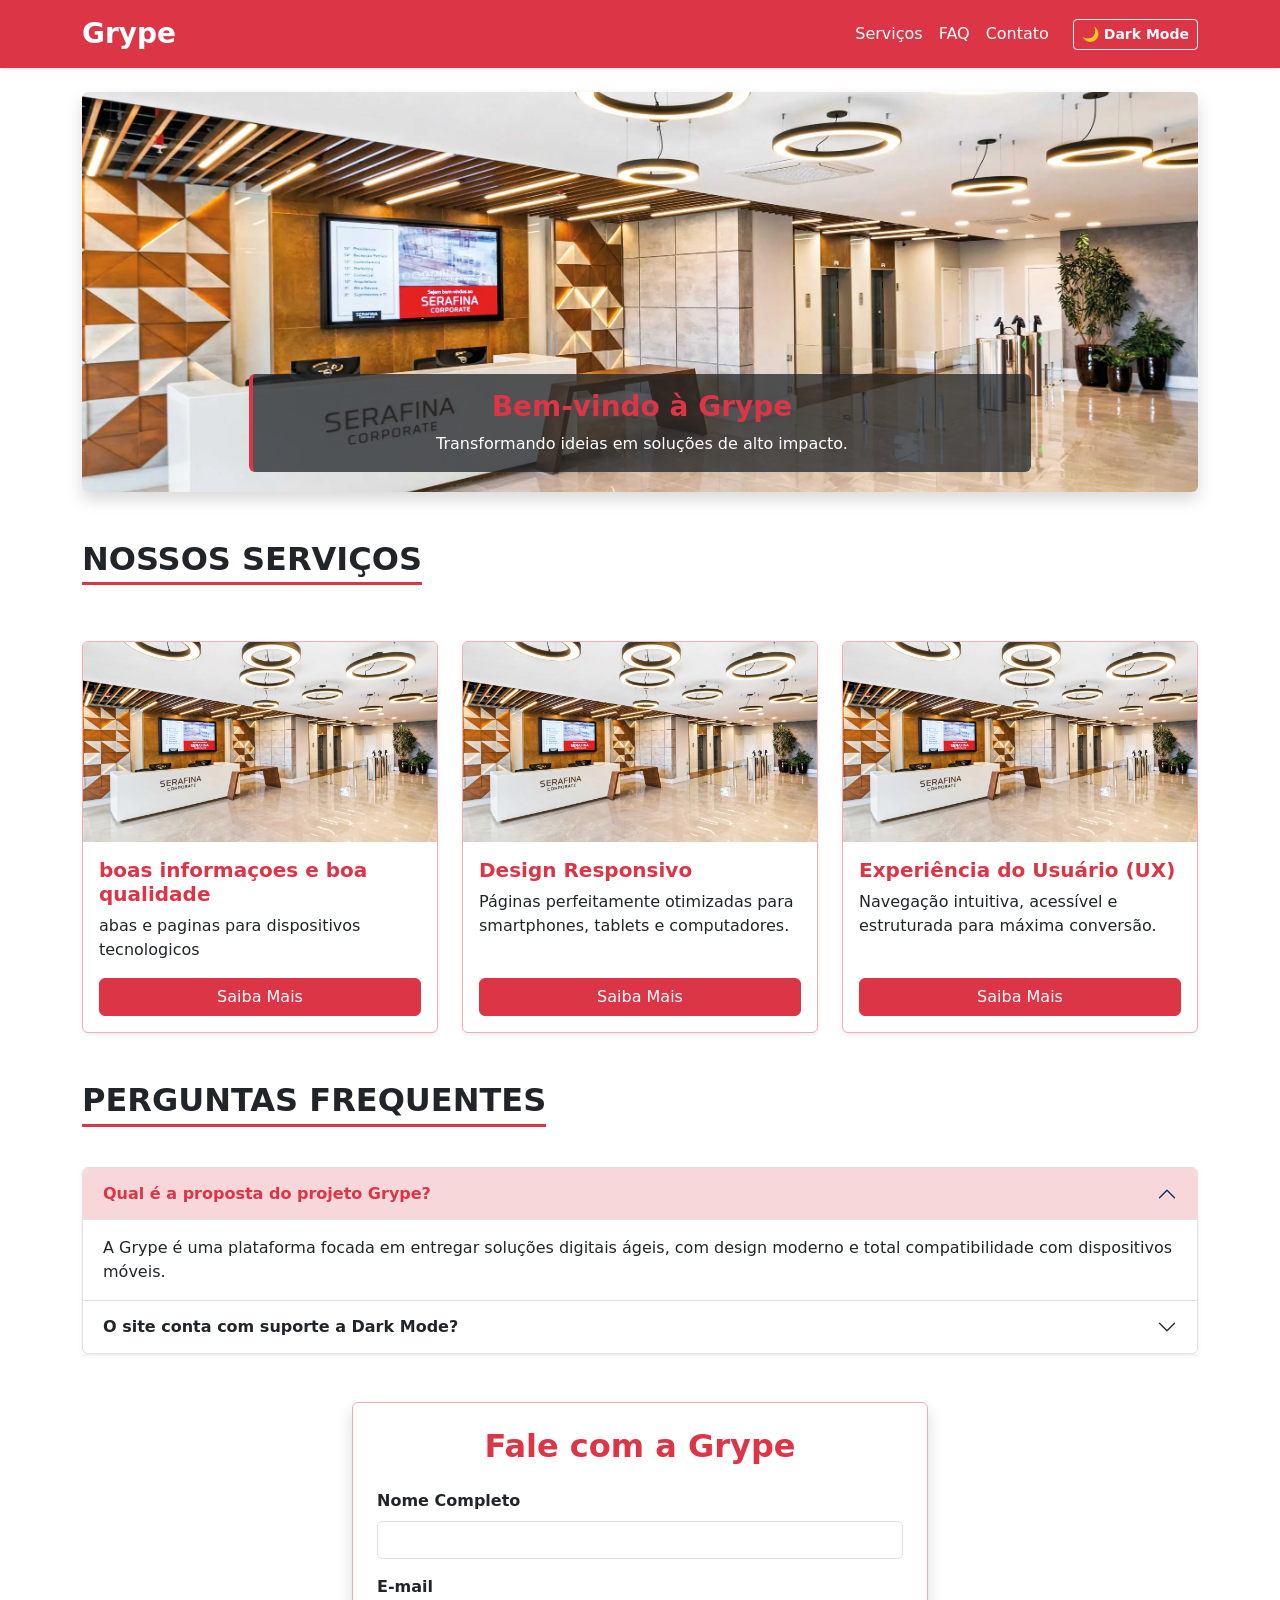
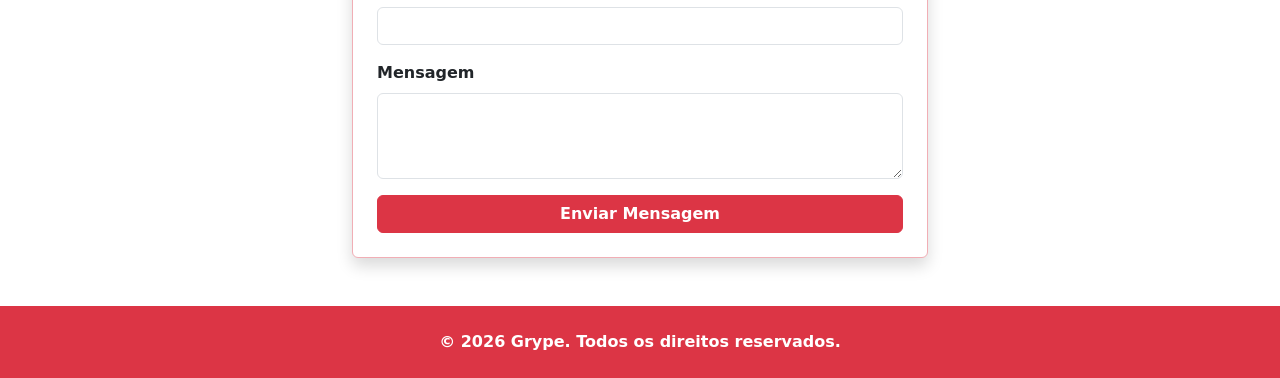
<file: index.html>
<!DOCTYPE html>
<html lang="pt-br" data-bs-theme="light">
<head>
  <meta charset="UTF-8">
  <meta name="viewport" content="width=device-width, initial-scale=1.0">
  <title>Grype | Inovação & Soluções</title>
  <!-- Bootstrap CSS 5.3 -->
  <link href="https://cdn.jsdelivr.net/npm/bootstrap@5.3.0/dist/css/bootstrap.min.css" rel="stylesheet">
  <link rel="stylesheet" href="style.css">
</head>
<body>

  <!-- NAVBAR COM TOM DE VERMELHO -->
  <nav class="navbar navbar-expand-lg bg-danger navbar-dark sticky-top shadow-sm">
    <div class="container">
      <a class="navbar-brand fw-bold fs-3" href="#">Grype</a>
      <button class="navbar-toggler" type="button" data-bs-toggle="collapse" data-bs-target="#navbarNav">
        <span class="navbar-toggler-icon"></span>
      </button>
      <div class="collapse navbar-collapse justify-content-end" id="navbarNav">
        <ul class="navbar-nav me-3">
          <li class="nav-item"><a class="nav-link active" href="#servicos">Serviços</a></li>
          <li class="nav-item"><a class="nav-link active" href="#faq">FAQ</a></li>
          <li class="nav-item"><a class="nav-link active" href="#contato">Contato</a></li>
        </ul>
        <button class="btn btn-outline-light btn-sm fw-semibold" id="btnDarkMode">🌙 Dark Mode</button>
      </div>
    </div>
  </nav>

  <!-- HERO CAROUSEL -->
  <section id="hero" class="container my-4">
    <div id="carouselHero" class="carousel slide rounded overflow-hidden shadow" data-bs-ride="carousel">
      <div class="carousel-inner">
        <div class="carousel-item active">
          <img src="imagens/foto 01.webp" class="d-block w-100 img-carousel" alt="Grype Banner 1">
          <div class="carousel-caption d-none d-md-block bg-dark bg-opacity-75 rounded p-3 border-start border-danger border-4">
            <h3 class="fw-bold text-danger">Bem-vindo à Grype</h3>
            <p class="mb-0">Transformando ideias em soluções de alto impacto.</p>
          </div>
        </div>
      </div>
    </div>
  </section>

  <!-- GRID SYSTEM (CARDS DE SERVIÇOS) -->
  <section id="servicos" class="container my-5">
    <h2 class="text-center mb-4 fw-bold text-uppercase border-bottom border-danger border-3 d-inline-block pb-1">Nossos Serviços</h2>
    <div class="row g-4 mt-2">
      <div class="col-12 col-md-4">
        <div class="card h-100 shadow-sm border-danger-subtle">
          <img src="imagens/foto 01.webp" class="card-img-top img-card" alt="Serviço 1">
          <div class="card-body d-flex flex-column">
            <h5 class="card-title fw-bold text-danger">boas informaçoes e boa qualidade</h5>
            <p class="card-text">abas e paginas para dispositivos tecnologicos</p>
            <a href="#contato" class="btn btn-danger mt-auto">Saiba Mais</a>
          </div>
        </div>
      </div>
      <div class="col-12 col-md-4">
        <div class="card h-100 shadow-sm border-danger-subtle">
          <img src="imagens/foto 01.webp" class="card-img-top img-card" alt="Serviço 2">
          <div class="card-body d-flex flex-column">
            <h5 class="card-title fw-bold text-danger">Design Responsivo</h5>
            <p class="card-text">Páginas perfeitamente otimizadas para smartphones, tablets e computadores.</p>
            <a href="#contato" class="btn btn-danger mt-auto">Saiba Mais</a>
          </div>
        </div>
      </div>
      <div class="col-12 col-md-4">
        <div class="card h-100 shadow-sm border-danger-subtle">
          <img src="imagens/foto 01.webp" class="card-img-top img-card" alt="Serviço 3">
          <div class="card-body d-flex flex-column">
            <h5 class="card-title fw-bold text-danger">Experiência do Usuário (UX)</h5>
            <p class="card-text">Navegação intuitiva, acessível e estruturada para máxima conversão.</p>
            <a href="#contato" class="btn btn-danger mt-auto">Saiba Mais</a>
          </div>
        </div>
      </div>
    </div>
  </section>

  <!-- ACCORDION (FAQ) -->
  <section id="faq" class="container my-5">
    <h2 class="text-center mb-4 fw-bold text-uppercase border-bottom border-danger border-3 d-inline-block pb-1">Perguntas Frequentes</h2>
    <div class="accordion shadow-sm mt-3" id="accordionFAQ">
      <div class="accordion-item">
        <h2 class="accordion-header">
          <button class="accordion-button fw-semibold" type="button" data-bs-toggle="collapse" data-bs-target="#faq1">
            Qual é a proposta do projeto Grype?
          </button>
        </h2>
        <div id="faq1" class="accordion-collapse collapse show" data-bs-parent="#accordionFAQ">
          <div class="accordion-body">
            A Grype é uma plataforma focada em entregar soluções digitais ágeis, com design moderno e total compatibilidade com dispositivos móveis.
          </div>
        </div>
      </div>
      <div class="accordion-item">
        <h2 class="accordion-header">
          <button class="accordion-button collapsed fw-semibold" type="button" data-bs-toggle="collapse" data-bs-target="#faq2">
            O site conta com suporte a Dark Mode?
          </button>
        </h2>
        <div id="faq2" class="accordion-collapse collapse" data-bs-parent="#accordionFAQ">
          <div class="accordion-body">
            Sim! No menu superior há um botão para alternar instantaneamente entre o tema claro e o tema escuro.
          </div>
        </div>
      </div>
    </div>
  </section>

  <!-- FORM CONTROL (CONTATO) -->
  <section id="contato" class="container my-5 max-width-form">
    <div class="card p-4 shadow border-danger-subtle">
      <h2 class="text-center mb-4 fw-bold text-danger">Fale com a Grype</h2>
      <form id="formContato" class="needs-validation" novalidate>
        <div class="mb-3">
          <label for="nome" class="form-label fw-semibold">Nome Completo</label>
          <input type="text" class="form-control" id="nome" required>
        </div>
        <div class="mb-3">
          <label for="email" class="form-label fw-semibold">E-mail</label>
          <input type="email" class="form-control" id="email" required>
        </div>
        <div class="mb-3">
          <label for="mensagem" class="form-label fw-semibold">Mensagem</label>
          <textarea class="form-control" id="mensagem" rows="3" required></textarea>
        </div>
        <button type="submit" class="btn btn-danger w-100 fw-bold">Enviar Mensagem</button>
      </form>
    </div>
  </section>

  <!-- RODAPÉ -->
  <footer class="text-center py-4 bg-danger text-white mt-5">
    <p class="mb-0 fw-semibold">&copy; 2026 Grype. Todos os direitos reservados.</p>
  </footer>

  <!-- JS Bootstrap + Custom JS -->
  <script src="https://cdn.jsdelivr.net/npm/bootstrap@5.3.0/dist/js/bootstrap.bundle.min.js"></script>
  <script src="script.js"></script>
</body>
</html>
</file>
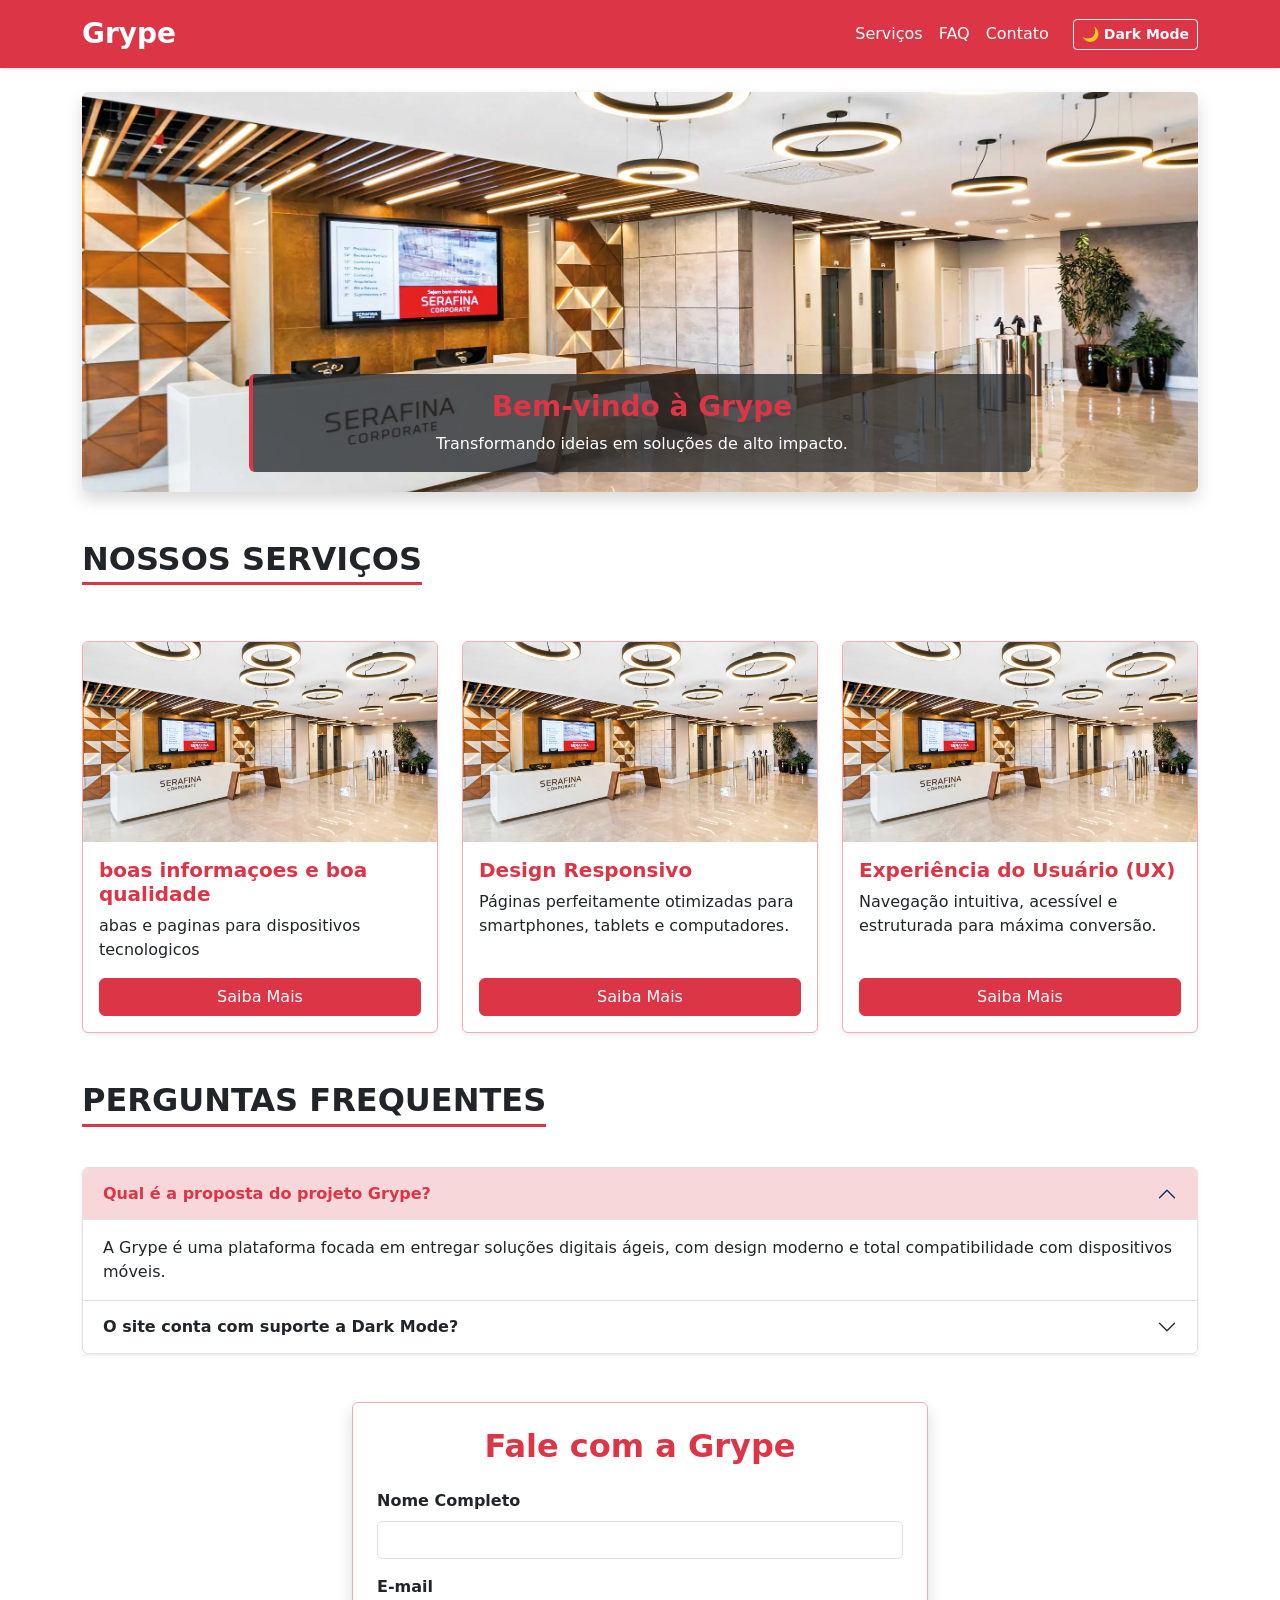
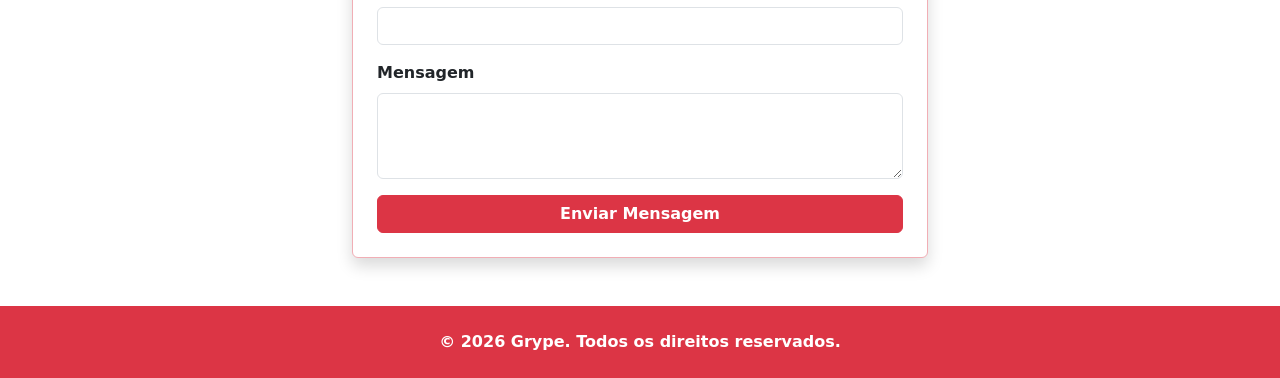
<file: helder.html>
<!DOCTYPE html>
<html lang="pt-br" data-bs-theme="light">
<head>
  <meta charset="UTF-8">
  <meta name="viewport" content="width=device-width, initial-scale=1.0">
  <title>Grype | Inovação & Soluções</title>
  <!-- Bootstrap CSS 5.3 -->
  <link href="https://cdn.jsdelivr.net/npm/bootstrap@5.3.0/dist/css/bootstrap.min.css" rel="stylesheet">
  <link rel="stylesheet" href="style.css">
</head>
<body>

  <!-- NAVBAR COM TOM DE VERMELHO -->
  <nav class="navbar navbar-expand-lg bg-danger navbar-dark sticky-top shadow-sm">
    <div class="container">
      <a class="navbar-brand fw-bold fs-3" href="#">Grype</a>
      <button class="navbar-toggler" type="button" data-bs-toggle="collapse" data-bs-target="#navbarNav">
        <span class="navbar-toggler-icon"></span>
      </button>
      <div class="collapse navbar-collapse justify-content-end" id="navbarNav">
        <ul class="navbar-nav me-3">
          <li class="nav-item"><a class="nav-link active" href="#servicos">Serviços</a></li>
          <li class="nav-item"><a class="nav-link active" href="#faq">FAQ</a></li>
          <li class="nav-item"><a class="nav-link active" href="#contato">Contato</a></li>
        </ul>
        <button class="btn btn-outline-light btn-sm fw-semibold" id="btnDarkMode">🌙 Dark Mode</button>
      </div>
    </div>
  </nav>

  <!-- HERO CAROUSEL -->
  <section id="hero" class="container my-4">
    <div id="carouselHero" class="carousel slide rounded overflow-hidden shadow" data-bs-ride="carousel">
      <div class="carousel-inner">
        <div class="carousel-item active">
          <img src="imagens/foto 01.webp" class="d-block w-100 img-carousel" alt="Grype Banner 1">
          <div class="carousel-caption d-none d-md-block bg-dark bg-opacity-75 rounded p-3 border-start border-danger border-4">
            <h3 class="fw-bold text-danger">Bem-vindo à Grype</h3>
            <p class="mb-0">Transformando ideias em soluções de alto impacto.</p>
          </div>
        </div>
      </div>
    </div>
  </section>

  <!-- GRID SYSTEM (CARDS DE SERVIÇOS) -->
  <section id="servicos" class="container my-5">
    <h2 class="text-center mb-4 fw-bold text-uppercase border-bottom border-danger border-3 d-inline-block pb-1">Nossos Serviços</h2>
    <div class="row g-4 mt-2">
      <div class="col-12 col-md-4">
        <div class="card h-100 shadow-sm border-danger-subtle">
          <img src="imagens/foto 01.webp" class="card-img-top img-card" alt="Serviço 1">
          <div class="card-body d-flex flex-column">
            <h5 class="card-title fw-bold text-danger">boas informaçoes e boa qualidade</h5>
            <p class="card-text">abas e paginas para dispositivos tecnologicos</p>
            <a href="#contato" class="btn btn-danger mt-auto">Saiba Mais</a>
          </div>
        </div>
      </div>
      <div class="col-12 col-md-4">
        <div class="card h-100 shadow-sm border-danger-subtle">
          <img src="imagens/foto 01.webp" class="card-img-top img-card" alt="Serviço 2">
          <div class="card-body d-flex flex-column">
            <h5 class="card-title fw-bold text-danger">Design Responsivo</h5>
            <p class="card-text">Páginas perfeitamente otimizadas para smartphones, tablets e computadores.</p>
            <a href="#contato" class="btn btn-danger mt-auto">Saiba Mais</a>
          </div>
        </div>
      </div>
      <div class="col-12 col-md-4">
        <div class="card h-100 shadow-sm border-danger-subtle">
          <img src="imagens/foto 01.webp" class="card-img-top img-card" alt="Serviço 3">
          <div class="card-body d-flex flex-column">
            <h5 class="card-title fw-bold text-danger">Experiência do Usuário (UX)</h5>
            <p class="card-text">Navegação intuitiva, acessível e estruturada para máxima conversão.</p>
            <a href="#contato" class="btn btn-danger mt-auto">Saiba Mais</a>
          </div>
        </div>
      </div>
    </div>
  </section>

  <!-- ACCORDION (FAQ) -->
  <section id="faq" class="container my-5">
    <h2 class="text-center mb-4 fw-bold text-uppercase border-bottom border-danger border-3 d-inline-block pb-1">Perguntas Frequentes</h2>
    <div class="accordion shadow-sm mt-3" id="accordionFAQ">
      <div class="accordion-item">
        <h2 class="accordion-header">
          <button class="accordion-button fw-semibold" type="button" data-bs-toggle="collapse" data-bs-target="#faq1">
            Qual é a proposta do projeto Grype?
          </button>
        </h2>
        <div id="faq1" class="accordion-collapse collapse show" data-bs-parent="#accordionFAQ">
          <div class="accordion-body">
            A Grype é uma plataforma focada em entregar soluções digitais ágeis, com design moderno e total compatibilidade com dispositivos móveis.
          </div>
        </div>
      </div>
      <div class="accordion-item">
        <h2 class="accordion-header">
          <button class="accordion-button collapsed fw-semibold" type="button" data-bs-toggle="collapse" data-bs-target="#faq2">
            O site conta com suporte a Dark Mode?
          </button>
        </h2>
        <div id="faq2" class="accordion-collapse collapse" data-bs-parent="#accordionFAQ">
          <div class="accordion-body">
            Sim! No menu superior há um botão para alternar instantaneamente entre o tema claro e o tema escuro.
          </div>
        </div>
      </div>
    </div>
  </section>

  <!-- FORM CONTROL (CONTATO) -->
  <section id="contato" class="container my-5 max-width-form">
    <div class="card p-4 shadow border-danger-subtle">
      <h2 class="text-center mb-4 fw-bold text-danger">Fale com a Grype</h2>
      <form id="formContato" class="needs-validation" novalidate>
        <div class="mb-3">
          <label for="nome" class="form-label fw-semibold">Nome Completo</label>
          <input type="text" class="form-control" id="nome" required>
        </div>
        <div class="mb-3">
          <label for="email" class="form-label fw-semibold">E-mail</label>
          <input type="email" class="form-control" id="email" required>
        </div>
        <div class="mb-3">
          <label for="mensagem" class="form-label fw-semibold">Mensagem</label>
          <textarea class="form-control" id="mensagem" rows="3" required></textarea>
        </div>
        <button type="submit" class="btn btn-danger w-100 fw-bold">Enviar Mensagem</button>
      </form>
    </div>
  </section>

  <!-- RODAPÉ -->
  <footer class="text-center py-4 bg-danger text-white mt-5">
    <p class="mb-0 fw-semibold">&copy; 2026 Grype. Todos os direitos reservados.</p>
  </footer>

  <!-- JS Bootstrap + Custom JS -->
  <script src="https://cdn.jsdelivr.net/npm/bootstrap@5.3.0/dist/js/bootstrap.bundle.min.js"></script>
  <script src="script.js"></script>
</body>
</html>
</file>
<file: style.css>
/* Padronização das imagens para exibição uniforme */
.img-carousel {
  max-height: 400px;
  object-fit: cover;
}

.img-card {
  height: 200px;
  object-fit: cover;
}

/* Limitação de largura do formulário */
.max-width-form {
  max-width: 600px;
}

/* Transição suave para alternância de tema */
body {
  transition: background-color 0.3s ease, color 0.3s ease;
}

/* Destaque para botões no Accordion ativo */
.accordion-button:not(.collapsed) {
  color: #dc3545;
  background-color: #f8d7da;
}
</file>
